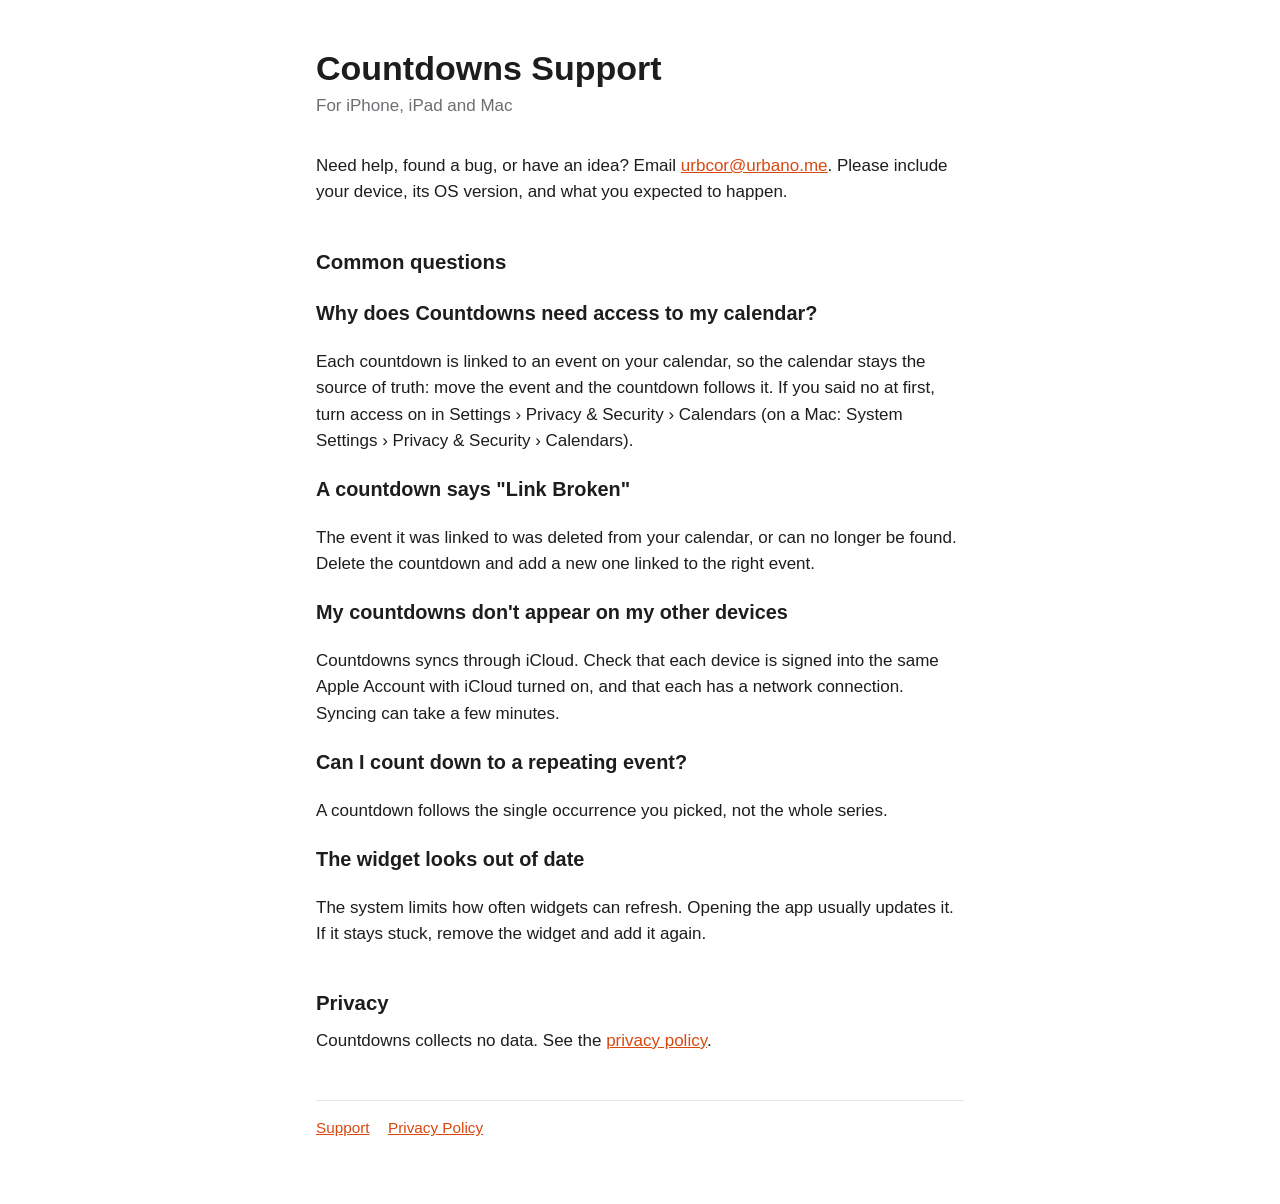
<file: index.html>
<!doctype html>
<html lang="en">
<head>
	<meta charset="utf-8">
	<meta name="viewport" content="width=device-width, initial-scale=1">
	<title>Countdowns Support</title>
	<link rel="stylesheet" href="style.css">
</head>
<body>
<main>
	<h1>Countdowns Support</h1>
	<p class="updated">For iPhone, iPad and Mac</p>

	<p>Need help, found a bug, or have an idea? Email
	<a href="mailto:urbcor@urbano.me?subject=Countdowns">urbcor@urbano.me</a>. Please include your device,
	its OS version, and what you expected to happen.</p>

	<h2>Common questions</h2>

	<h3>Why does Countdowns need access to my calendar?</h3>
	<p>Each countdown is linked to an event on your calendar, so the calendar stays the source of
	truth: move the event and the countdown follows it. If you said no at first, turn access on in
	Settings › Privacy &amp; Security › Calendars (on a Mac: System Settings › Privacy &amp;
	Security › Calendars).</p>

	<h3>A countdown says "Link Broken"</h3>
	<p>The event it was linked to was deleted from your calendar, or can no longer be found. Delete
	the countdown and add a new one linked to the right event.</p>

	<h3>My countdowns don't appear on my other devices</h3>
	<p>Countdowns syncs through iCloud. Check that each device is signed into the same Apple Account
	with iCloud turned on, and that each has a network connection. Syncing can take a few
	minutes.</p>

	<h3>Can I count down to a repeating event?</h3>
	<p>A countdown follows the single occurrence you picked, not the whole series.</p>

	<h3>The widget looks out of date</h3>
	<p>The system limits how often widgets can refresh. Opening the app usually updates it. If it
	stays stuck, remove the widget and add it again.</p>

	<h2>Privacy</h2>
	<p>Countdowns collects no data. See the <a href="privacy.html">privacy policy</a>.</p>

	<nav><a href="index.html">Support</a><a href="privacy.html">Privacy Policy</a></nav>
</main>
</body>
</html>
</file>
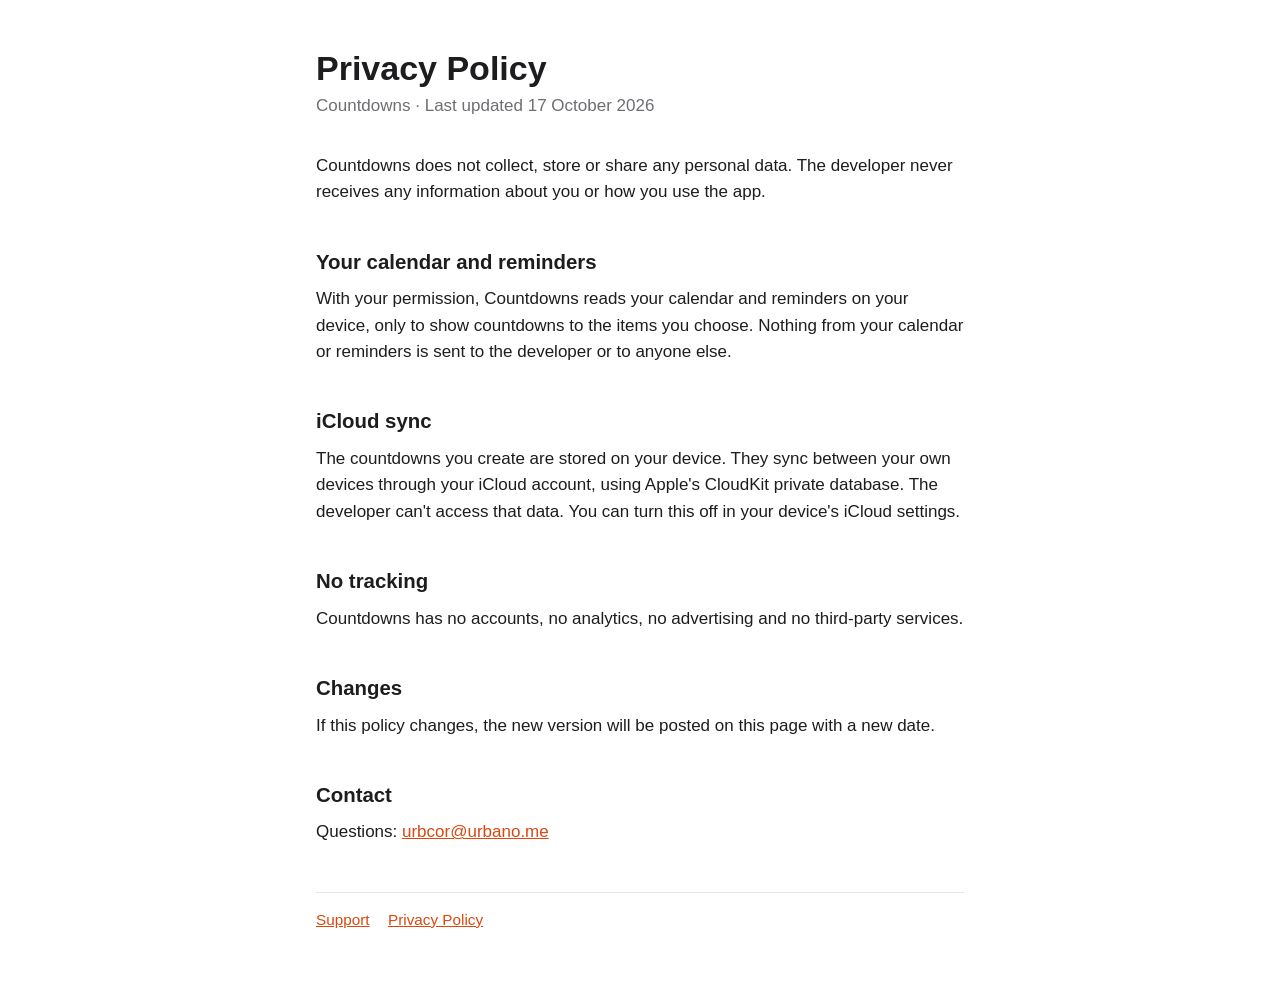
<file: privacy.html>
<!doctype html>
<html lang="en">
<head>
	<meta charset="utf-8">
	<meta name="viewport" content="width=device-width, initial-scale=1">
	<title>Countdowns Privacy Policy</title>
	<link rel="stylesheet" href="style.css">
</head>
<body>
<main>
	<h1>Privacy Policy</h1>
	<p class="updated">Countdowns · Last updated 17 October 2026</p>

	<p>Countdowns does not collect, store or share any personal data. The developer never receives
	any information about you or how you use the app.</p>

	<h2>Your calendar and reminders</h2>
	<p>With your permission, Countdowns reads your calendar and reminders on your device, only to
	show countdowns to the items you choose. Nothing from your calendar or reminders is sent to the
	developer or to anyone else.</p>

	<h2>iCloud sync</h2>
	<p>The countdowns you create are stored on your device. They sync between your own devices
	through your iCloud account, using Apple's CloudKit private database. The developer can't
	access that data. You can turn this off in your device's iCloud settings.</p>

	<h2>No tracking</h2>
	<p>Countdowns has no accounts, no analytics, no advertising and no third-party services.</p>

	<h2>Changes</h2>
	<p>If this policy changes, the new version will be posted on this page with a new date.</p>

	<h2>Contact</h2>
	<p>Questions: <a href="mailto:urbcor@urbano.me">urbcor@urbano.me</a></p>

	<nav><a href="index.html">Support</a><a href="privacy.html">Privacy Policy</a></nav>
</main>
</body>
</html>
</file>
<file: style.css>
:root {
	--bg: #ffffff;
	--text: #1d1d1f;
	--muted: #6e6e73;
	--accent: #d9480f;
	--rule: #e5e5ea;
}
@media (prefers-color-scheme: dark) {
	:root {
		--bg: #000000;
		--text: #f5f5f7;
		--muted: #a1a1a6;
		--accent: #ff8a4c;
		--rule: #2c2c2e;
	}
}
* { box-sizing: border-box; }
body {
	margin: 0;
	background: var(--bg);
	color: var(--text);
	font: 17px/1.55 -apple-system, BlinkMacSystemFont, "Helvetica Neue", Helvetica, Arial, sans-serif;
}
main { max-width: 680px; margin: 0 auto; padding: 48px 16px 64px; }
h1 { font-size: 2em; line-height: 1.2; margin: 0 0 4px; }
h2 { font-size: 1.2em; margin: 2em 0 0.4em; }
p, li { margin: 0 0 0.8em; }
.updated { color: var(--muted); margin-bottom: 2em; }
a { color: var(--accent); }
nav { margin-top: 3em; padding-top: 1em; border-top: 1px solid var(--rule); color: var(--muted); font-size: 0.9em; }
nav a { margin-right: 1.2em; }
</file>
